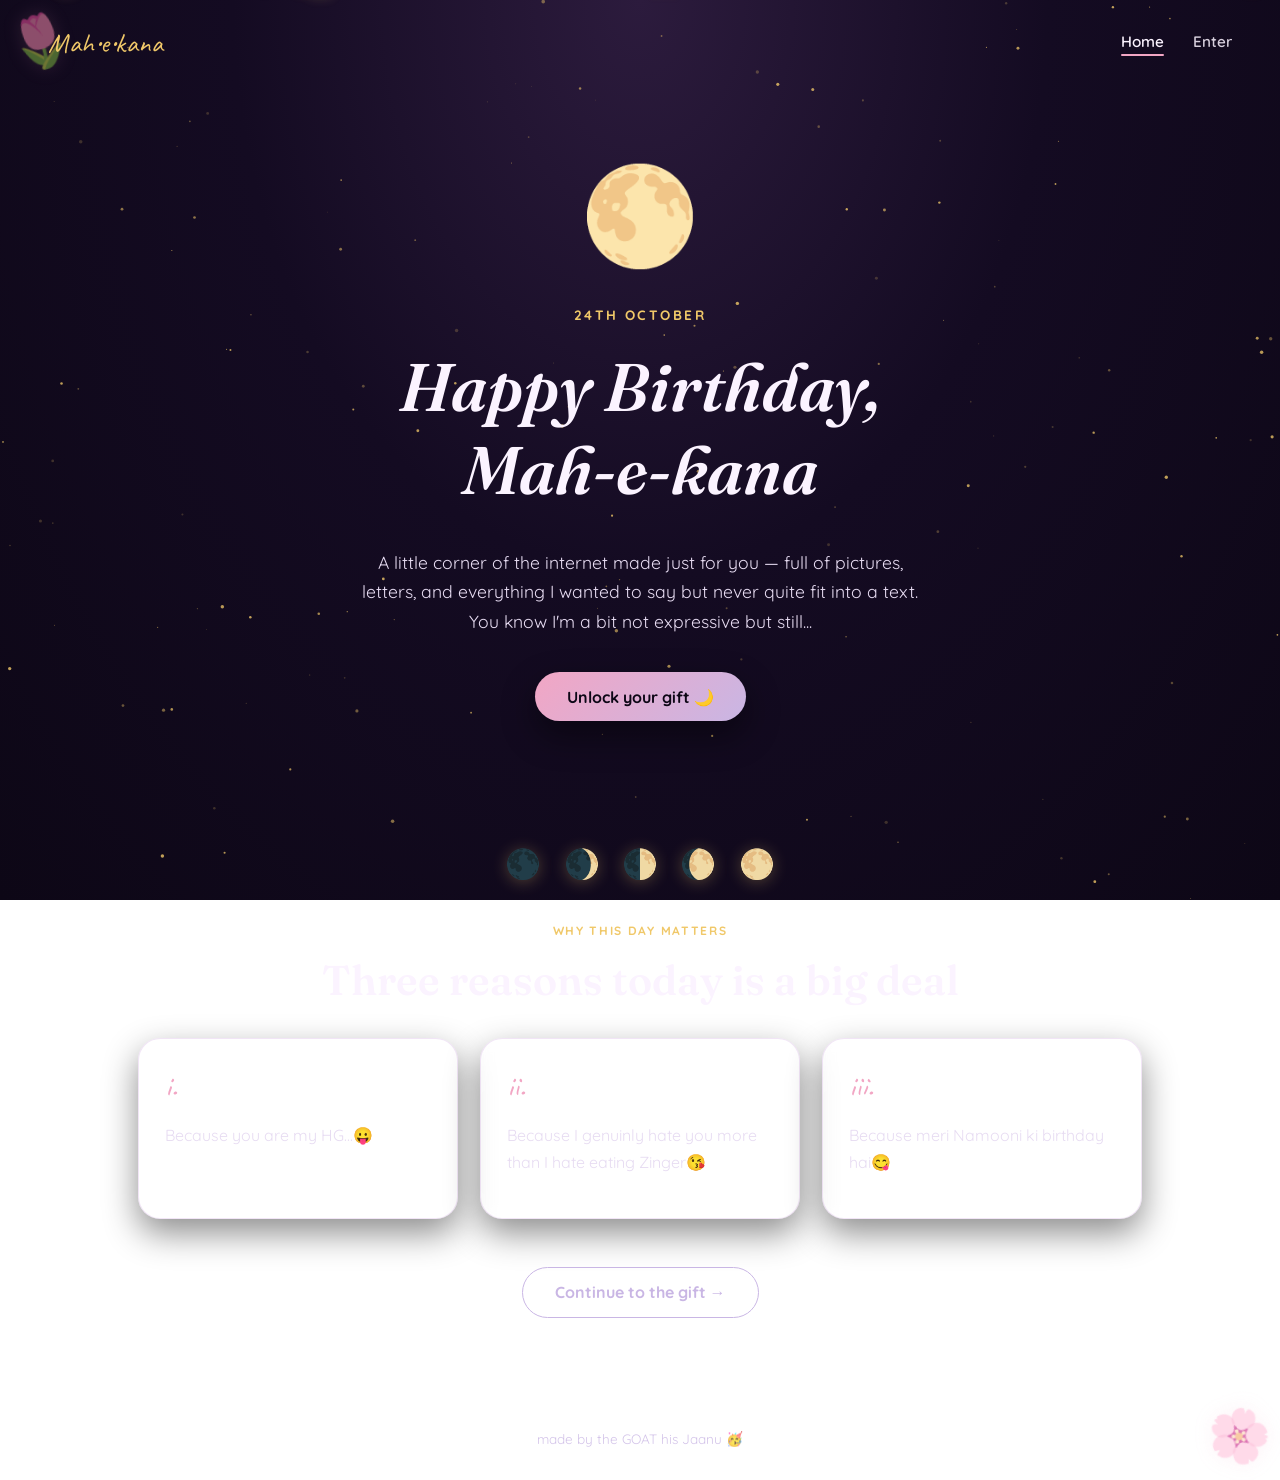
<file: index.html>
<!doctype html>
<html lang="en">
  <head>
    <meta charset="UTF-8" />
    <meta name="viewport" content="width=device-width, initial-scale=1.0, viewport-fit=cover" />
    <title>Happy Birthday, Jan Ki Tukri 🌙</title>
    <link rel="shortcut icon" href="images/gallery/us-2.jpeg" type="image/x-icon">
    <link rel="stylesheet" href="style.css" />
  </head>
  <body>
    <canvas id="stars-canvas"></canvas>
    <div id="petals-layer"></div>

    <div class="page-shell">
      <span class="corner-flower tl" aria-hidden="true">🌷</span>
      <span class="corner-flower br" aria-hidden="true">🌸</span>
      <nav class="nav">
        <a href="index.html" class="nav__brand">Mah•e•kana</a>
        <div class="nav__links">
          <a href="index.html" class="is-active">Home</a>
          <a href="login.html">Enter</a>
        </div>
      </nav>

      <section class="hero container">
        <div class="hero__moon">🌕</div>
        <p class="hero__date">24th October</p>
        <h1>Happy Birthday,<br />Mah-e-kana</h1>
        <p class="hero__sub">
          A little corner of the internet made just for you — full of pictures,
          letters, and everything I wanted to say but never quite fit into a
          text. You know I'm a bit not expressive but still...
        </p>
        <a href="login.html" class="btn btn--primary">Unlock your gift 🌙</a>
      </section>

      <div class="phase-divider" aria-hidden="true">
        <span>🌑</span><span>🌒</span><span>🌓</span><span>🌔</span
        ><span>🌕</span>
      </div>

      <section class="container" style="padding-bottom: 4rem">
        <p
          class="eyebrow center-text"
          style="display: block; margin-bottom: 0.8rem">
          why this day matters
        </p>
        <h2 class="center-text">Three reasons today is a big deal</h2>
        <div class="reasons">
          <div class="reason-card">
            <div class="num">i.</div>
            <p>
              Because you are my HG...😛 
            </p>
          </div>
          <div class="reason-card">
            <div class="num">ii.</div>
            <p>
              Because I genuinly hate you more than I hate eating Zinger😘
            </p>
          </div>
          <div class="reason-card">
            <div class="num">iii.</div>
            <p>
              Because meri Namooni ki birthday hai😋
            </p>
          </div>
        </div>
        <div class="center-text">
          <a href="login.html" class="btn btn--ghost">Continue to the gift →</a>
        </div>
      </section>

      <footer class="site-footer">made by the GOAT his Jaanu 🥳</footer>
    </div>

    <script src="script.js"></script>
  </body>
</html>
</file>
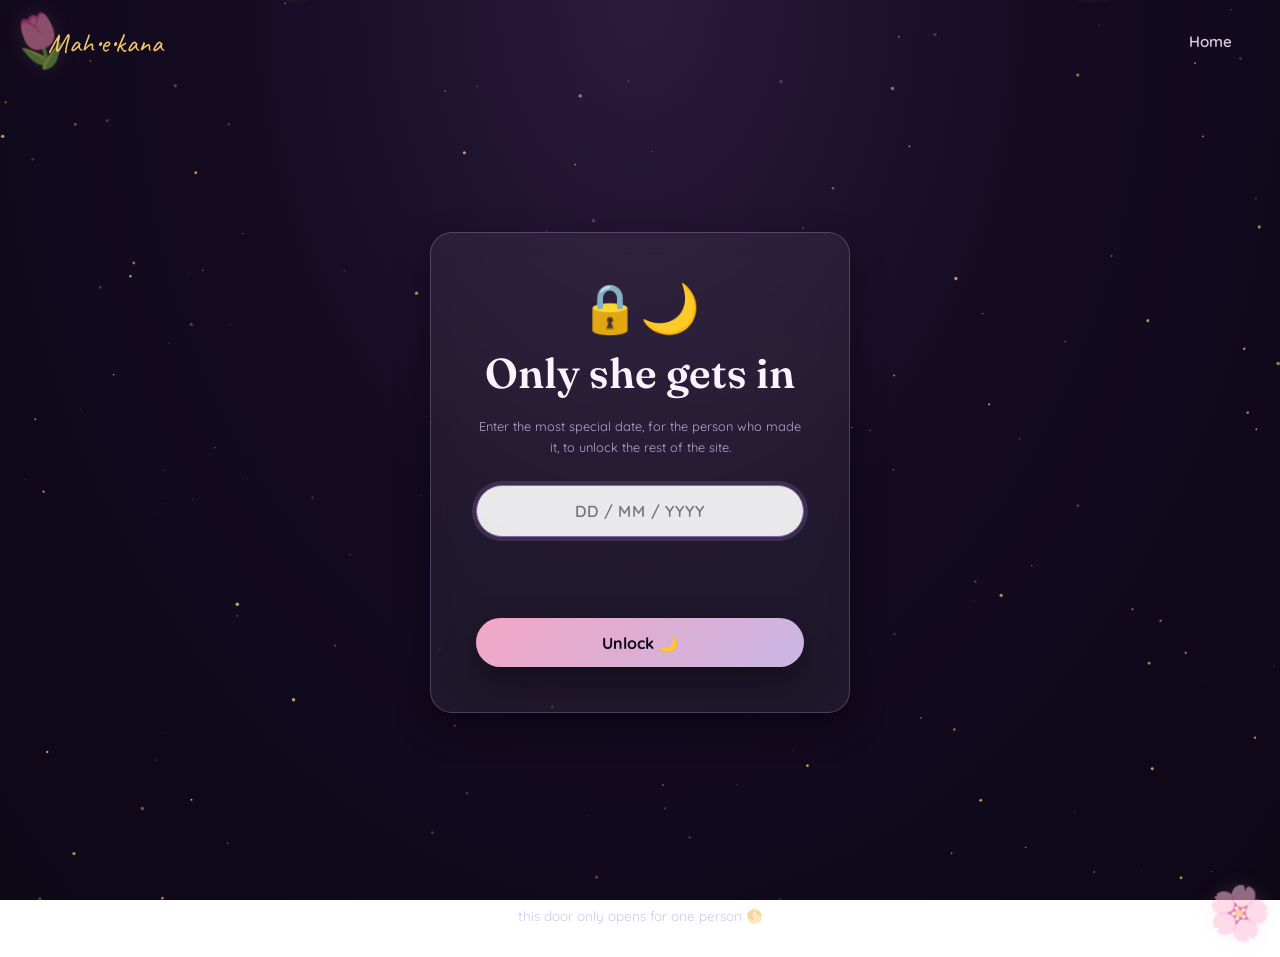
<file: gallery.html>
<!DOCTYPE html>
<html lang="en">
<head>
<meta charset="UTF-8">
<meta name="viewport" content="width=device-width, initial-scale=1.0, viewport-fit=cover">
<title>Gallery — Jaanu's Birthday Site</title>
<link rel="stylesheet" href="style.css">
</head>
<body>

<canvas id="stars-canvas"></canvas>
<div id="petals-layer"></div>

<div class="page-shell">
  <span class="corner-flower tl" aria-hidden="true">🌷</span>
  <span class="corner-flower br" aria-hidden="true">🌸</span>
  <nav class="nav">
    <a href="index.html" class="nav__brand">mah•e•kana</a>
    <div class="nav__links">
      <a href="index.html">Home</a>
      <a href="gallery.html" class="is-active">Gallery</a>
      <a href="letters.html">Letters</a>
      <a href="wish.html">Wish</a>
    </div>
    <button class="nav__lock" id="lock-btn">lock 🔒</button>
  </nav>

  <section class="container" style="padding-top: 1.5rem;">
    <p class="eyebrow center-text" style="display:block;">a little archive</p>
    <h1 class="center-text">Our gallery</h1>
    <p class="hero__sub center-text" style="margin-left:auto; margin-right:auto;">
      Every photo worth keeping, sorted into their own little sections. Tap any picture to see it up close.
    </p>

    <div class="flower-divider" aria-hidden="true">
      <span>🙄</span><span>🤷‍♂️</span><span>💃</span><span>😕</span
          ><span>🥱</span>
    </div>

    <div id="gallery-sections"></div>
  </section>

  <footer class="site-footer">How the fuck i did all this for you😭😭</footer>
</div>

<div class="lightbox" id="lightbox">
  <button class="close-btn" id="lightbox-close" aria-label="Close">&times;</button>
  <img id="lightbox-img" src="" alt="">
  <p class="lb-caption" id="lightbox-caption"></p>
</div>

<script src="script.js"></script>
<script>requireUnlock();</script>
<script>
  document.getElementById('lock-btn').addEventListener('click', lockAndGoHome);
</script>
</body>
</html>
</file>
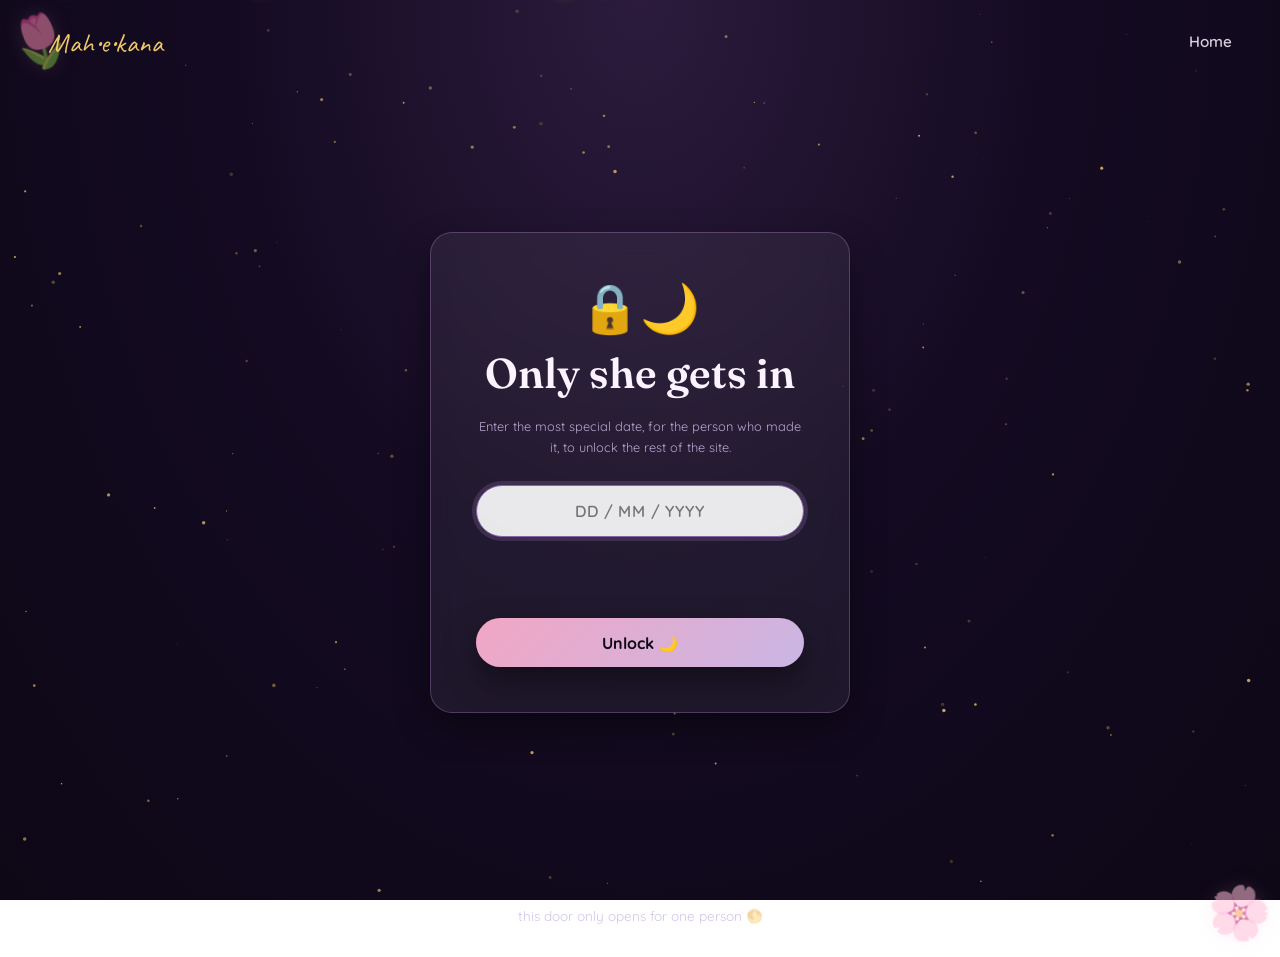
<file: letters.html>
<!doctype html>
<html lang="en">
  <head>
    <meta charset="UTF-8" />
    <meta name="viewport" content="width=device-width, initial-scale=1.0, viewport-fit=cover" />
    <title>Letters — Mah-e-kana's Birthday Site</title>
    <link rel="stylesheet" href="style.css" />
  </head>
  <body>
    <canvas id="stars-canvas"></canvas>
    <div id="petals-layer"></div>

    <div class="page-shell">
      <span class="corner-flower tl" aria-hidden="true">🌷</span>
      <span class="corner-flower br" aria-hidden="true">🌸</span>
      <nav class="nav">
        <a href="index.html" class="nav__brand">mah•e•kana</a>
        <div class="nav__links">
          <a href="index.html">Home</a>
          <a href="gallery.html">Gallery</a>
          <a href="letters.html" class="is-active">Letters</a>
          <a href="wish.html">Wish</a>
        </div>
        <button class="nav__lock" id="lock-btn">lock 🔒</button>
      </nav>

      <section class="container" style="padding-top: 1.5rem">
        <p class="eyebrow center-text" style="display: block">words for you</p>
        <h1 class="center-text">Letters</h1>
        <p
          class="hero__sub center-text"
          style="margin-left: auto; margin-right: auto">
          A few things I wanted to write down instead of just saying out loud.
          Tap an envelope to open it.
        </p>

        <div class="flower-divider" aria-hidden="true">
          <span>🙄</span><span>🤷‍♂️</span><span>💃</span><span>😕</span
          ><span>🥱</span>
        </div>

        <div class="letters-grid" id="letters-grid"></div>
     

      <!-- FASIH SECTION -->
<div class="fasih-letters-section">

   <p class="eyebrow center-text" style="display: block">
    as promised...
  </p>

  <h2 class="center-text">Presenting You What Fasih Is!</h2>

  <p
    class="hero__sub center-text"
    style="margin-left: auto; margin-right: auto">
       Because He's not how he looks like. 😭
  </p>

  <div class="letters-grid" id="fasih-letters-grid"></div>
</div>

   </section>

      <footer class="site-footer">
        You're literally the GOAT!! Itni efforts to mene Ashal k liye kabhi nahi
        lin😭😭
      </footer>
    </div>

    <div class="letter-modal" id="letter-modal">
      <div class="letter-paper">
        <span class="paper-flower" id="letter-modal-seal" aria-hidden="true"
          >🌸</span
        >
        <button class="close-btn" id="letter-modal-close" aria-label="Close">
          &times;
        </button>
        <h3 id="letter-modal-title"></h3>
        <p id="letter-modal-body"></p>
        <p class="signoff" id="letter-modal-signoff"></p>
      </div>
    </div>

    <script src="script.js"></script>
    <script>
      requireUnlock();
    </script>
    <script>
      document
        .getElementById("lock-btn")
        .addEventListener("click", lockAndGoHome);
    </script>
  </body>
</html>
</file>
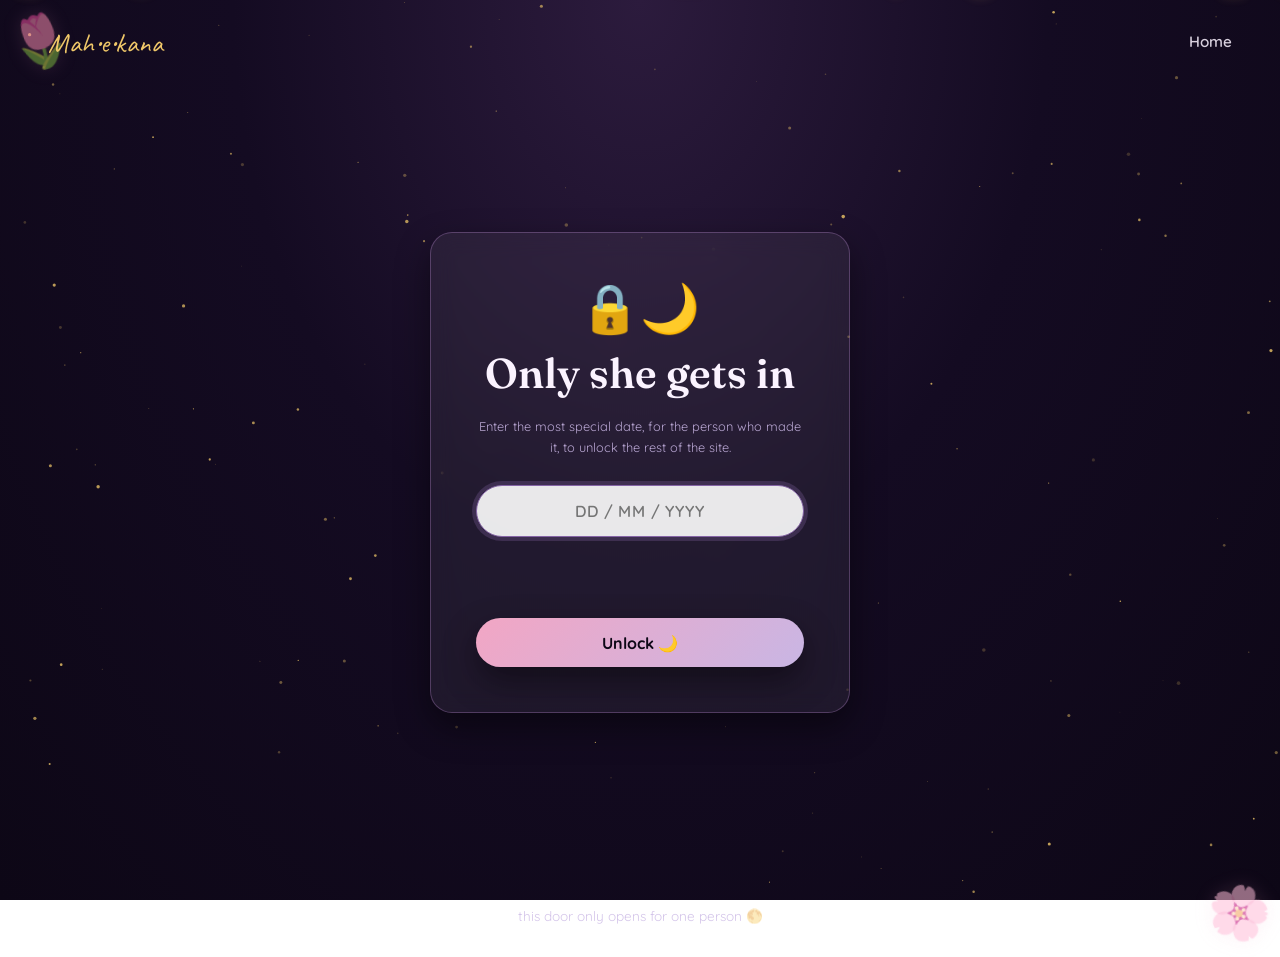
<file: login.html>
<!doctype html>
<html lang="en">
  <head>
    <meta charset="UTF-8" />
    <meta name="viewport" content="width=device-width, initial-scale=1.0, viewport-fit=cover" />
    <title>Enter — Jaanu's Birthday Site</title>
    <link rel="stylesheet" href="style.css" />
  </head>
  <body>
    <canvas id="stars-canvas"></canvas>
    <div id="petals-layer"></div>

    <div class="page-shell">
      <span class="corner-flower tl" aria-hidden="true">🌷</span>
      <span class="corner-flower br" aria-hidden="true">🌸</span>
      <nav class="nav">
        <a href="index.html" class="nav__brand">Mah•e•kana</a>
        <div class="nav__links">
          <a href="index.html">Home</a>
        </div>
      </nav>

      <section class="login-wrap">
        <div class="login-card" id="login-card">
          <div class="hero__moon">🔒🌙</div>
          <h2>Only she gets in</h2>
          <p class="login-hint">
            Enter the most special date, for the person who made it, to unlock the rest of the site.
          </p>

          <form id="login-form" class="login-form" autocomplete="off">
            <input
              type="text"
              inputmode="numeric"
              id="password-input"
              class="login-input"
              placeholder="DD / MM / YYYY"
              aria-label="Enter birthdate as password"
              autofocus />
            <p class="login-error" id="login-error" role="alert"></p>
            <button
              type="submit"
              class="btn btn--primary"
              style="justify-content: center">
              Unlock 🌙
            </button>
          </form>
        </div>
      </section>

      <footer class="site-footer">
        this door only opens for one person 🌕
      </footer>
    </div>

    <div class="unlock-overlay" id="unlock-overlay">
      <div style="text-align: center">
        <div class="moon-big">🌕</div>
        <p>welcome in, mah-e-kana</p>
      </div>
    </div>

    <script src="script.js"></script>
  </body>
</html>
</file>
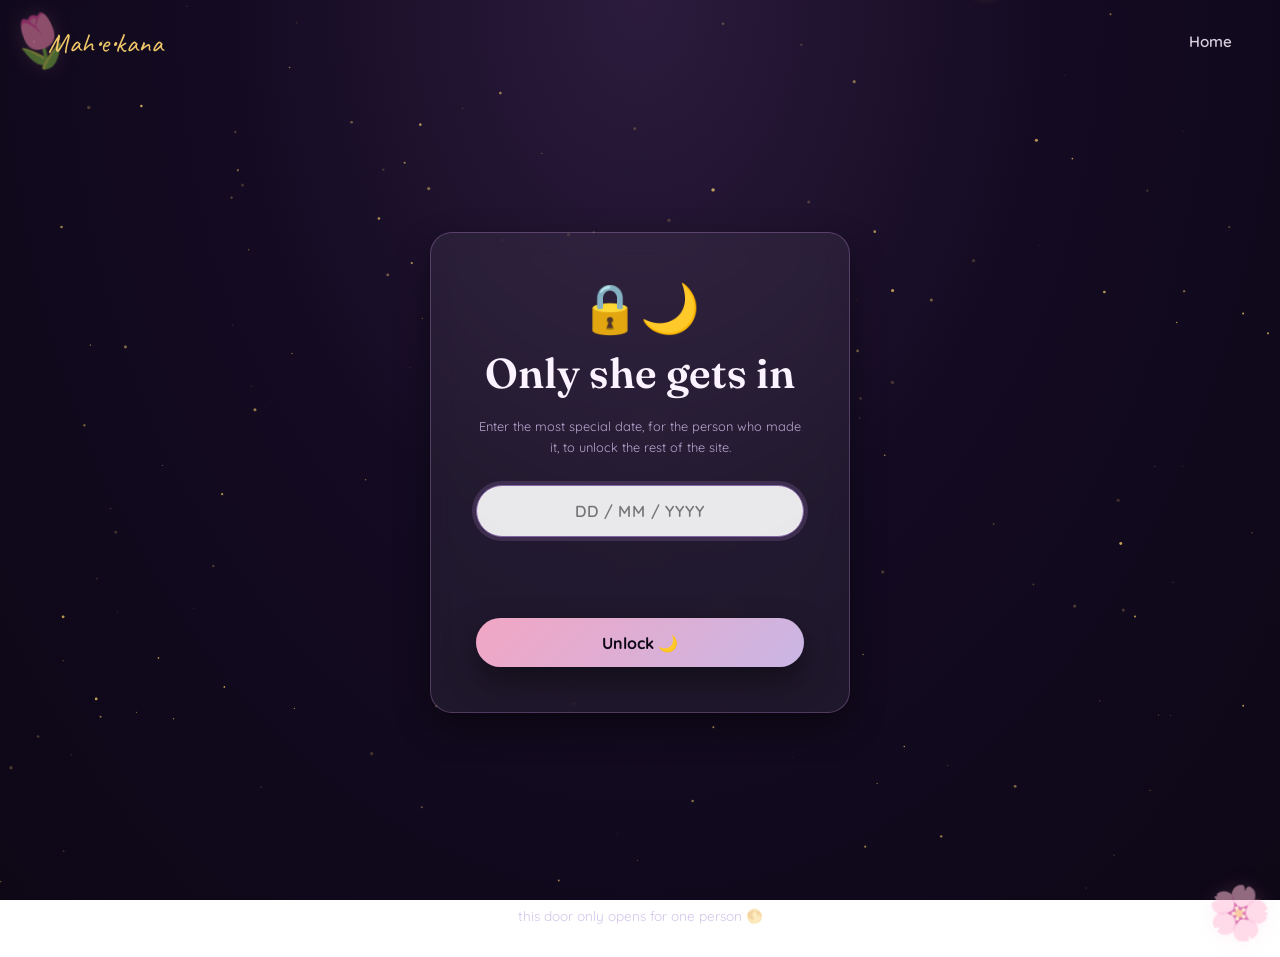
<file: wish.html>
<!doctype html>
<html lang="en">
  <head>
    <meta charset="UTF-8" />
    <meta name="viewport" content="width=device-width, initial-scale=1.0, viewport-fit=cover" />
    <title>Make a wish — Mah-e-kana's Birthday Site</title>
    <link rel="stylesheet" href="style.css" />
  </head>
  <body>
    <canvas id="stars-canvas"></canvas>
    <div id="petals-layer"></div>

    <div class="page-shell">
      <span class="corner-flower tl" aria-hidden="true">🌷</span>
      <span class="corner-flower br" aria-hidden="true">🌸</span>
      <nav class="nav">
        <a href="index.html" class="nav__brand">mah•e•kana</a>
        <div class="nav__links">
          <a href="index.html">home</a>
          <a href="wish.html" class="is-active">Wish</a>
          <a href="gallery.html">gallery</a>
          <a href="letters.html">letters</a>
        </div>
        <button class="nav__lock" id="lock-btn">lock 🔒</button>
      </nav>

      <section class="container" style="padding-top: 1.5rem">
        <p class="eyebrow center-text" style="display: block">one last surprise</p>
        <h1 class="center-text">Make a wish 🎂</h1>
        <p class="hero__sub center-text" style="margin-left: auto; margin-right: auto">
          I can't be there with a real cake rn, so here's a tiny one just for you.
          Wish mango and then blow karo😙
        </p>

        <div class="wish-stage">
          <div class="cake-wrap" id="cake-wrap" role="button" tabindex="0" aria-label="Tap the cake to blow out the candles">
            <svg viewBox="0 0 300 300" xmlns="http://www.w3.org/2000/svg" aria-hidden="true">
              <!-- plate -->
              <ellipse cx="150" cy="270" rx="135" ry="17" fill="#f3e3ff" />
              <ellipse cx="150" cy="266" rx="135" ry="15" fill="#ffffff" opacity="0.9" />

              <!-- bottom tier -->
              <rect x="40" y="158" width="220" height="104" rx="26" fill="#ffc2d9" />
              <path d="M40 178 Q40 158 60 158 H240 Q260 158 260 178 Q238 202 216 178 Q194 202 172 178 Q150 202 128 178 Q106 202 84 178 Q62 202 40 178 Z" fill="#ff9ec4" />
              <!-- sprinkles -->
              <g stroke-linecap="round" stroke-width="4">
                <line x1="62" y1="214" x2="68" y2="208" stroke="#fff3b0" />
                <line x1="78" y1="246" x2="86" y2="246" stroke="#b9e4ff" />
                <line x1="226" y1="212" x2="232" y2="218" stroke="#d6c4ff" />
                <line x1="238" y1="240" x2="244" y2="234" stroke="#fff3b0" />
                <line x1="212" y1="250" x2="220" y2="250" stroke="#b9e4ff" />
                <line x1="104" y1="252" x2="108" y2="246" stroke="#d6c4ff" />
              </g>

              <!-- top tier -->
              <rect x="70" y="100" width="160" height="72" rx="22" fill="#fff4f8" />
              <path d="M70 118 Q70 100 90 100 H210 Q230 100 230 118 Q214 140 198 118 Q182 140 166 118 Q150 140 134 118 Q118 140 102 118 Q86 140 70 118 Z" fill="#ffb3d1" />
              <circle cx="96" cy="150" r="4" fill="#ffd1e6" />
              <circle cx="204" cy="152" r="4" fill="#ffd1e6" />

              <!-- candles -->
              <g>
                <rect x="105" y="62" width="10" height="40" rx="4" fill="#a8d8ff" />
                <rect x="145" y="58" width="10" height="44" rx="4" fill="#ffe27a" />
                <rect x="185" y="62" width="10" height="40" rx="4" fill="#cdb4ff" />
                <g stroke="#ffffff" stroke-width="2.5" opacity="0.7" stroke-linecap="round">
                  <line x1="105" y1="74" x2="115" y2="70" />
                  <line x1="105" y1="88" x2="115" y2="84" />
                  <line x1="145" y1="70" x2="155" y2="66" />
                  <line x1="145" y1="84" x2="155" y2="80" />
                  <line x1="185" y1="74" x2="195" y2="70" />
                  <line x1="185" y1="88" x2="195" y2="84" />
                </g>
              </g>

              <!-- flames -->
              <g class="flame" style="animation-delay: 0s">
                <path d="M110 60 C101 48 107 40 110 30 C113 40 119 48 110 60 Z" fill="#ffc94d" />
                <path d="M110 58 C106 51 109 46 110 42 C111 46 114 51 110 58 Z" fill="#fff6c2" />
              </g>
              <g class="flame" style="animation-delay: 0.15s">
                <path d="M150 56 C141 44 147 36 150 26 C153 36 159 44 150 56 Z" fill="#ffc94d" />
                <path d="M150 54 C146 47 149 42 150 38 C151 42 154 47 150 54 Z" fill="#fff6c2" />
              </g>
              <g class="flame" style="animation-delay: 0.3s">
                <path d="M190 60 C181 48 187 40 190 30 C193 40 199 48 190 60 Z" fill="#ffc94d" />
                <path d="M190 58 C186 51 189 46 190 42 C191 46 194 51 190 58 Z" fill="#fff6c2" />
              </g>

              <!-- smoke puffs (shown when blown out) -->
              <g class="smoke" fill="#ffffff" opacity="0.8">
                <circle cx="110" cy="48" r="6" />
                <circle cx="150" cy="44" r="7" />
                <circle cx="190" cy="48" r="6" />
              </g>

              <!-- face -->
              <g class="cake-face-blink">
                <ellipse cx="112" cy="222" rx="6" ry="8" fill="#4a2e5c" />
                <ellipse cx="188" cy="222" rx="6" ry="8" fill="#4a2e5c" />
                <circle cx="114" cy="219" r="2.3" fill="#fff" />
                <circle cx="190" cy="219" r="2.3" fill="#fff" />
              </g>
              <ellipse cx="94" cy="237" rx="13" ry="7" fill="#ff6f9f" opacity="0.5" />
              <ellipse cx="206" cy="237" rx="13" ry="7" fill="#ff6f9f" opacity="0.5" />
              <path class="mouth-smile" d="M138 232 Q150 247 162 232" fill="none" stroke="#4a2e5c" stroke-width="3.5" stroke-linecap="round" />
              <g class="mouth-open">
                <ellipse cx="150" cy="238" rx="8" ry="9" fill="#a62b5e" />
                <ellipse cx="150" cy="243" rx="5" ry="3.5" fill="#ff8fb5" />
              </g>
            </svg>
          </div>

          <p class="wish-msg" id="wish-msg" aria-live="polite">make a wish, then tap the cake 🕯️</p>

          <div class="wish-actions">
            <button class="btn btn--primary" id="blow-btn" type="button">Blow the candles 💨</button>
            <button class="btn btn--cute" id="relight-btn" type="button" hidden>Light them again 🕯️</button>
          </div>
        </div>

        <div class="flower-divider" aria-hidden="true">
          <span>🌸</span><span>🎀</span><span>🧁</span><span>🎀</span><span>🌸</span>
        </div>

        <div class="jar-section">
          <p class="eyebrow center-text" style="display: block; margin-bottom: 0.4rem">a box of tiny wishes</p>
          <h2 class="center-text">Tap the box 💌</h2>
          <button class="jar-btn" id="jar-btn" type="button" aria-label="Pull a wish out of the jar">📦</button>
          <div class="note-card" id="note-card" aria-live="polite">shake the box to get a little note for you ✨</div>
          <p class="note-count" id="note-count">notes opened: 0 💌</p>
        </div>

        <!-- ONE LAST THING: button that opens the final scene below -->
        <div class="final-surprise">
          <p class="eyebrow" style="display: block; margin-bottom: 0.9rem">when you're ready</p>
          <button class="btn btn--primary final-btn" id="final-btn" type="button">
            One last thing, my girl… ❤️
          </button>
        </div>
      </section>

      <footer class="site-footer">Happy birthday, Chanda. I hope today feels like everything you wanted to have today</footer>
    </div>

    <!-- =====================================================
         ONE LAST THING — the final scene (hidden until the button is clicked)
         Edit the letter text below directly. Each <p> is one paragraph.
         ===================================================== -->
    <div class="last-scene" id="last-scene" role="dialog" aria-modal="true"
         aria-labelledby="last-title" aria-hidden="true" tabindex="-1">
      <div class="last-sky" id="last-sky" aria-hidden="true"></div>
      <div class="last-petals" id="last-petals" aria-hidden="true"></div>

      <button class="last-close" id="last-close" type="button">back to the site 🌙</button>

      <div class="last-content">
        <div class="last-moon reveal" aria-hidden="true">🌕</div>
        <p class="eyebrow reveal" style="display: block">one last thing</p>
        <h2 class="last-title reveal" id="last-title">For the days you forget how loved you are.</h2>

       <article class="last-letter" id="last-letter"></article>

        <!-- VOICE NOTE PLAYER -->
        <div class="voice-card reveal" id="voice-card">
          <p class="voice-card__title">There's something I want you to hear in my voice.</p>

          <!--
            ★ YOUR VOICE RECORDING GOES HERE ★
            Save your recording inside the "audio" folder as:
                audio/my-voice.mp3        (or audio/my-voice.m4a)
            No autoplay: she has to press play herself.
          -->
          <audio id="voice-audio" preload="metadata">
            <source src="audio/my-voice.mp3" type="audio/mpeg" />
            <source src="audio/my-voice.m4a" type="audio/mp4" />
          </audio>

          <div class="voice-player">
            <button class="voice-btn" id="voice-btn" type="button" aria-label="Play or pause my voice message">
              <svg class="icon-play" viewBox="0 0 24 24" aria-hidden="true"><path d="M7 4.5v15a1 1 0 0 0 1.5.86l12-7.5a1 1 0 0 0 0-1.72l-12-7.5A1 1 0 0 0 7 4.5z" /></svg>
              <svg class="icon-pause" viewBox="0 0 24 24" aria-hidden="true"><rect x="5.5" y="4" width="4.5" height="16" rx="1.5" /><rect x="14" y="4" width="4.5" height="16" rx="1.5" /></svg>
            </button>

            <div class="voice-track">
              <input class="voice-seek" id="voice-seek" type="range" min="0" max="100" step="0.1" value="0" aria-label="Move through the voice message" />
              <div class="voice-time">
                <span id="voice-current">0:00</span>
                <span id="voice-duration">0:00</span>
              </div>
            </div>
          </div>

          <p class="voice-note" id="voice-note" hidden>my voice is on its way… check back soon 🌙</p>
        </div>

        <p class="last-ending reveal">
          Whenever you need a little reminder of how special you are, come back here.
          This little corner of the universe will always hold these words for you.
          <span class="last-heart">❤️</span>
        </p>
      </div>
    </div>

    <script src="script.js"></script>
    <script>
      requireUnlock();
    </script>
    <script>
      document.getElementById("lock-btn").addEventListener("click", lockAndGoHome);
      document.getElementById("cake-wrap").addEventListener("keydown", function (e) {
        if (e.key === "Enter" || e.key === " ") {
          e.preventDefault();
          this.click();
        }
      });
    </script>
  </body>
</html>
</file>
<file: style.css>
@import url("https://fonts.googleapis.com/css2?family=Fraunces:ital,opsz,wght@0,9..144,400;0,9..144,600;1,9..144,500;1,9..144,600&family=Quicksand:wght@400;500;600;700&family=Caveat:wght@500;600;700&display=swap");

:root {
  --night: #140b22;
  --night-deep: #0d0716;
  --plum: #2c1b3d;
  --plum-light: #4a2e5c;
  --violet: #8564a6;
  --lilac: #c9b6e4;
  --blush: #f2a6c4;
  --rose: #e88aae;
  --gold: #f0c869;
  --starlight: #fbf3ff;
  --paper: #fffbf4;

  --font-display: "Fraunces", serif;
  --font-body: "Quicksand", sans-serif;
  --font-script: "Caveat", cursive;

  --radius-soft: 22px;
  --radius-pill: 999px;

  --shadow-soft: 0 14px 34px rgba(0, 0, 0, 0.45);
  --shadow-glow: 0 0 30px rgba(240, 200, 105, 0.18);
}

*,
*::before,
*::after {
  box-sizing: border-box;
}
html {
  scroll-behavior: smooth;
}

body {
  margin: 0;
  font-family: var(--font-body);
  background: radial-gradient(
    ellipse at top,
    var(--plum) 0%,
    var(--night) 45%,
    var(--night-deep) 100%
  );
  background-attachment: fixed;
  color: var(--starlight);
  min-height: 100vh;
  min-height: 100dvh;
  overflow-x: hidden;
  -webkit-text-size-adjust: 100%;
  -webkit-tap-highlight-color: transparent;
}
img {
  max-width: 100%;
}

/* -------------------- starry canvas -------------------- */
#stars-canvas {
  position: fixed;
  inset: 0;
  width: 100%;
  height: 100%;
  z-index: 0;
  pointer-events: none;
}

/* -------------------- floating petals / cute bits -------------------- */
#petals-layer {
  position: fixed;
  inset: 0;
  z-index: 1;
  pointer-events: none;
  overflow: hidden;
}
.petal {
  position: absolute;
  top: -40px;
  font-size: 1.4rem;
  opacity: 0.8;
  animation: fall linear infinite;
  filter: drop-shadow(0 0 6px rgba(240, 200, 105, 0.25));
}
@keyframes fall {
  0% {
    transform: translateY(-5vh) translateX(0) rotate(0deg);
    opacity: 0;
  }
  10% {
    opacity: 0.85;
  }
  90% {
    opacity: 0.85;
  }
  100% {
    transform: translateY(105vh) translateX(var(--drift, 40px)) rotate(320deg);
    opacity: 0;
  }
}

.page-shell {
  position: relative;
  z-index: 2;
}

/* -------------------- typography -------------------- */
h1,
h2,
h3 {
  font-family: var(--font-display);
  color: var(--starlight);
  margin: 0 0 0.4em;
  font-weight: 600;
}
h1 {
  font-size: clamp(2.4rem, 6vw, 4.2rem);
  font-style: italic;
}
h2 {
  font-size: clamp(1.8rem, 4vw, 2.6rem);
}
p {
  line-height: 1.7;
  color: #e7dcf2;
}

.eyebrow {
  display: inline-flex;
  align-items: center;
  gap: 0.5em;
  font-family: var(--font-body);
  font-weight: 700;
  letter-spacing: 0.14em;
  text-transform: uppercase;
  font-size: 0.75rem;
  color: var(--gold);
}

/* -------------------- flower / moon dividers -------------------- */
.phase-divider,
.flower-divider {
  display: flex;
  align-items: center;
  justify-content: center;
  gap: clamp(0.6rem, 2vw, 1.4rem);
  font-size: clamp(1.2rem, 3vw, 1.8rem);
  margin: 2.5rem 0;
  opacity: 0.95;
}
.phase-divider span,
.flower-divider span {
  filter: drop-shadow(0 2px 8px rgba(240, 200, 105, 0.3));
  animation: float 6s ease-in-out infinite;
}
.phase-divider span:nth-child(2),
.flower-divider span:nth-child(2) {
  animation-delay: 0.4s;
}
.phase-divider span:nth-child(3),
.flower-divider span:nth-child(3) {
  animation-delay: 0.8s;
}
.phase-divider span:nth-child(4),
.flower-divider span:nth-child(4) {
  animation-delay: 1.2s;
}
.phase-divider span:nth-child(5),
.flower-divider span:nth-child(5) {
  animation-delay: 1.6s;
}

@keyframes float {
  0%,
  100% {
    transform: translateY(0);
  }
  50% {
    transform: translateY(-8px);
  }
}

/* corner flower decorations */
.corner-flower {
  position: absolute;
  font-size: clamp(2rem, 5vw, 3.2rem);
  opacity: 0.55;
  filter: drop-shadow(0 0 10px rgba(240, 166, 196, 0.25));
  pointer-events: none;
  z-index: 1;
}
.corner-flower.tl {
  top: 0.5rem;
  left: 0.5rem;
  transform: rotate(-15deg);
}
.corner-flower.br {
  bottom: 0.5rem;
  right: 0.5rem;
  transform: rotate(160deg);
}

/* -------------------- nav -------------------- */
.nav {
  display: flex;
  align-items: center;
  justify-content: space-between;
  padding: 1.6rem clamp(1.2rem, 5vw, 3rem);
  position: relative;
  z-index: 5;
}
.nav__brand {
  font-family: var(--font-script);
  font-size: 1.7rem;
  color: var(--gold);
  text-decoration: none;
  letter-spacing: 0.02em;
}
.nav__links {
  display: flex;
  gap: 1.8rem;
  align-items: center;
}
.nav__links a {
  text-decoration: none;
  color: var(--starlight);
  font-weight: 600;
  font-size: 0.95rem;
  position: relative;
  padding-bottom: 3px;
  opacity: 0.85;
}
.nav__links a.is-active,
.nav__links a:hover {
  opacity: 1;
}
.nav__links a.is-active::after,
.nav__links a:hover::after {
  content: "";
  position: absolute;
  left: 0;
  right: 0;
  bottom: -2px;
  height: 2px;
  background: var(--blush);
  border-radius: 2px;
}
.nav__lock {
  background: transparent;
  border: 1.5px solid var(--violet);
  color: var(--lilac);
  padding: 0.4em 1em;
  border-radius: var(--radius-pill);
  font-family: var(--font-body);
  font-weight: 700;
  font-size: 0.85rem;
  cursor: pointer;
  transition: all 0.2s ease;
}
.nav__lock:hover {
  background: var(--violet);
  color: #fff;
}

/* -------------------- buttons -------------------- */
.btn {
  display: inline-flex;
  align-items: center;
  gap: 0.6em;
  padding: 0.9em 2em;
  border-radius: var(--radius-pill);
  font-family: var(--font-body);
  font-weight: 700;
  font-size: 1rem;
  text-decoration: none;
  border: none;
  cursor: pointer;
  transition:
    transform 0.25s ease,
    box-shadow 0.25s ease;
  box-shadow: var(--shadow-soft);
  position: relative;
}
.btn:hover {
  transform: translateY(-3px);
}
.btn:active {
  transform: translateY(-1px);
}
.btn--primary {
  background: linear-gradient(135deg, var(--blush), var(--lilac));
  color: var(--night-deep);
}
.btn--ghost {
  background: transparent;
  border: 1.5px solid var(--lilac);
  color: var(--lilac);
  box-shadow: none;
}

/* -------------------- footer -------------------- */
.site-footer {
  text-align: center;
  padding: 3rem 1rem 2rem;
  font-size: 0.85rem;
  color: var(--lilac);
  opacity: 0.8;
}

/* -------------------- utility -------------------- */
.container {
  max-width: 1100px;
  margin: 0 auto;
  padding: 0 clamp(1.2rem, 5vw, 3rem);
  position: relative;
}
.center-text {
  text-align: center;
}

@media (prefers-reduced-motion: reduce) {
  *,
  *::before,
  *::after {
    animation-duration: 0.001ms !important;
    animation-iteration-count: 1 !important;
    transition-duration: 0.001ms !important;
    scroll-behavior: auto !important;
  }
}

/* -------------------- HOME PAGE -------------------- */
.hero {
  min-height: 80vh;
  display: flex;
  flex-direction: column;
  align-items: center;
  justify-content: center;
  text-align: center;
  padding: 2rem 1.2rem 3rem;
  position: relative;
}
.hero__moon {
  font-size: clamp(3.5rem, 10vw, 6rem);
  margin-bottom: 1rem;
  animation: glow 4s ease-in-out infinite;
}
@keyframes glow {
  0%,
  100% {
    filter: drop-shadow(0 0 10px rgba(240, 200, 105, 0.35));
  }
  50% {
    filter: drop-shadow(0 0 26px rgba(240, 200, 105, 0.8));
  }
}
.hero__date {
  font-family: var(--font-body);
  font-weight: 700;
  letter-spacing: 0.18em;
  text-transform: uppercase;
  color: var(--gold);
  font-size: 0.85rem;
  margin-bottom: 1.2rem;
}
.hero__sub {
  max-width: 560px;
  margin: 0.6rem auto 2.2rem;
  font-size: 1.1rem;
}
.reasons {
  display: grid;
  grid-template-columns: repeat(auto-fit, minmax(220px, 1fr));
  gap: 1.4rem;
  margin: 2rem 0 3rem;
}
.reason-card {
  background: rgba(255, 255, 255, 0.06);
  border: 1px solid rgba(197, 150, 220, 0.25);
  border-radius: var(--radius-soft);
  padding: 1.6rem;
  backdrop-filter: blur(6px);
  box-shadow: var(--shadow-soft);
  text-align: left;
}
.reason-card .num {
  font-family: var(--font-script);
  font-size: 2rem;
  color: var(--blush);
}

/* -------------------- LOGIN PAGE -------------------- */
.login-wrap {
  min-height: 86vh;
  display: flex;
  align-items: center;
  justify-content: center;
  padding: 2rem 1.2rem;
}
.login-card {
  width: 100%;
  max-width: 420px;
  background: rgba(255, 255, 255, 0.06);
  border: 1px solid rgba(197, 150, 220, 0.3);
  backdrop-filter: blur(12px);
  border-radius: var(--radius-soft);
  padding: clamp(1.8rem, 5vw, 2.8rem);
  box-shadow: var(--shadow-soft);
  text-align: center;
}
.login-card .hero__moon {
  font-size: 3rem;
  margin-bottom: 0.6rem;
}
.login-form {
  margin-top: 1.6rem;
  display: flex;
  flex-direction: column;
  gap: 1rem;
}
.login-input {
  width: 100%;
  padding: 0.95em 1.2em;
  border-radius: var(--radius-pill);
  border: 1.5px solid rgba(197, 150, 220, 0.4);
  background: rgba(255, 255, 255, 0.9);
  font-family: var(--font-body);
  font-weight: 600;
  font-size: 1rem;
  color: var(--night-deep);
  text-align: center;
  letter-spacing: 0.05em;
  outline: none;
  transition:
    border-color 0.2s ease,
    box-shadow 0.2s ease;
}
.login-input:focus {
  border-color: var(--violet);
  box-shadow: 0 0 0 4px rgba(133, 100, 166, 0.28);
}
.login-hint {
  font-size: 0.8rem;
  color: var(--lilac);
  opacity: 0.9;
}
.login-error {
  font-size: 0.9rem;
  font-weight: 700;
  color: var(--rose);
  min-height: 1.4em;
}
.login-card.is-shaking {
  animation: shake 0.45s ease;
}
@keyframes shake {
  10%,
  90% {
    transform: translateX(-3px);
  }
  20%,
  80% {
    transform: translateX(6px);
  }
  30%,
  50%,
  70% {
    transform: translateX(-10px);
  }
  40%,
  60% {
    transform: translateX(10px);
  }
}
.unlock-overlay {
  position: fixed;
  inset: 0;
  z-index: 50;
  display: flex;
  align-items: center;
  justify-content: center;
  background: radial-gradient(
    circle at center,
    var(--violet),
    var(--night-deep)
  );
  opacity: 0;
  pointer-events: none;
  transition: opacity 0.5s ease;
}
.unlock-overlay.is-active {
  opacity: 1;
  pointer-events: all;
}
.unlock-overlay .moon-big {
  font-size: 5rem;
  animation: pulse 1s ease-in-out infinite;
}
@keyframes pulse {
  0%,
  100% {
    transform: scale(1);
  }
  50% {
    transform: scale(1.15);
  }
}
.unlock-overlay p {
  color: #fff;
  font-family: var(--font-script);
  font-size: 2rem;
  margin-top: 1rem;
}

/* -------------------- GALLERY PAGE -------------------- */
.gallery-section {
  margin-bottom: 3.5rem;
}
.gallery-section-head {
  margin-bottom: 1.2rem;
}
.gallery-section-head h2 {
  margin-bottom: 0.2rem;
}
.gallery-section-head p {
  margin: 0;
  opacity: 0.8;
  font-size: 0.95rem;
}

.gallery-grid {
  display: grid;
  grid-template-columns: repeat(auto-fill, minmax(200px, 1fr));
  gap: 1.1rem;
}
.gallery-item {
  position: relative;
  border-radius: var(--radius-soft);
  overflow: hidden;
  aspect-ratio: 4 / 5;
  background: linear-gradient(135deg, var(--plum-light), var(--rose));
  box-shadow: var(--shadow-soft);
  cursor: pointer;
  transition: transform 0.3s ease;
}
.gallery-item:hover {
  transform: translateY(-6px) rotate(-1deg);
}
.gallery-item img {
  width: 100%;
  height: 100%;
  object-fit: cover;
  display: block;
}
.gallery-item .caption {
  position: absolute;
  left: 0;
  right: 0;
  bottom: 0;
  padding: 0.8em 1em;
  background: linear-gradient(to top, rgba(13, 7, 22, 0.85), transparent);
  color: #fff;
  font-size: 0.85rem;
  font-weight: 600;
  opacity: 0;
  transform: translateY(8px);
  transition: all 0.25s ease;
}
.gallery-item:hover .caption {
  opacity: 1;
  transform: translateY(0);
}
.gallery-item.is-placeholder {
  display: flex;
  align-items: center;
  justify-content: center;
  flex-direction: column;
  gap: 0.5rem;
  color: var(--starlight);
  font-weight: 700;
  text-align: center;
  padding: 1rem;
}
.gallery-item.is-placeholder .icon {
  font-size: 1.8rem;
}
.gallery-item.is-placeholder small {
  font-weight: 500;
  opacity: 0.7;
}

.lightbox {
  position: fixed;
  inset: 0;
  z-index: 60;
  display: flex;
  align-items: center;
  justify-content: center;
  background: rgba(13, 7, 22, 0.94);
  opacity: 0;
  pointer-events: none;
  transition: opacity 0.3s ease;
  padding: 2rem;
}
.lightbox.is-active {
  opacity: 1;
  pointer-events: all;
}
.lightbox img {
  max-width: 90vw;
  max-height: 80vh;
  border-radius: 16px;
  box-shadow: 0 20px 60px rgba(0, 0, 0, 0.6);
}
.lightbox .close-btn {
  position: absolute;
  top: 1.5rem;
  right: 1.8rem;
  background: none;
  border: none;
  color: #fff;
  font-size: 2rem;
  cursor: pointer;
  line-height: 1;
}
.lightbox .lb-caption {
  position: absolute;
  bottom: 2rem;
  color: #fff;
  font-family: var(--font-script);
  font-size: 1.4rem;
}

/* -------------------- LETTERS PAGE -------------------- */
.letters-grid {
  display: grid;
  grid-template-columns: repeat(auto-fill, minmax(260px, 1fr));
  gap: 1.8rem;
  margin: 2.5rem 0 4rem;
}

.envelope {
  position: relative;
  background: linear-gradient(
    160deg,
    rgba(255, 255, 255, 0.08),
    rgba(255, 255, 255, 0.02)
  );
  border: 1px solid rgba(197, 150, 220, 0.35);
  border-radius: var(--radius-soft);
  padding: 1.9rem 1.7rem 1.6rem;
  cursor: pointer;
  box-shadow: var(--shadow-soft);
  transition:
    transform 0.25s ease,
    box-shadow 0.25s ease;
  min-height: 190px;
  display: flex;
  flex-direction: column;
  justify-content: space-between;
  overflow: hidden;
}
.envelope::before {
  content: "";
  position: absolute;
  top: 0;
  left: 0;
  right: 0;
  height: 6px;
  background: linear-gradient(90deg, var(--blush), var(--gold), var(--lilac));
}
.envelope:hover {
  transform: translateY(-6px) scale(1.01);
  box-shadow: var(--shadow-soft), var(--shadow-glow);
}
.envelope .seal {
  display: inline-flex;
  align-items: center;
  justify-content: center;
  font-size: 1.5rem;
  width: 2.6rem;
  height: 2.6rem;
  border-radius: 50%;
  background: radial-gradient(
    circle at 30% 30%,
    var(--rose),
    var(--plum-light)
  );
  box-shadow: 0 4px 14px rgba(232, 138, 174, 0.35);
  margin-bottom: 0.6rem;
}
.envelope h3 {
  font-family: var(--font-script);
  font-size: 1.7rem;
  margin: 0.1rem 0 0.3rem;
  color: var(--gold);
}
.envelope .peek {
  font-size: 0.88rem;
  color: var(--lilac);
  opacity: 0.85;
  margin: 0;
}
.envelope .tap {
  align-self: flex-end;
  font-size: 0.72rem;
  font-weight: 700;
  color: var(--blush);
  text-transform: uppercase;
  letter-spacing: 0.1em;
  margin-top: 1rem;
}

.letter-modal {
  position: fixed;
  inset: 0;
  z-index: 60;
  display: flex;
  align-items: center;
  justify-content: center;
  background: rgba(13, 7, 22, 0.72);
  opacity: 0;
  pointer-events: none;
  transition: opacity 0.3s ease;
  padding: 1.5rem;
}
.letter-modal.is-active {
  opacity: 1;
  pointer-events: all;
}

.letter-paper {
  background:
    radial-gradient(
      circle at 90% 8%,
      rgba(240, 166, 196, 0.12),
      transparent 40%
    ),
    var(--paper);
  max-width: 560px;
  width: 100%;
  max-height: 84vh;
  overflow-y: auto;
  border-radius: 18px;
  padding: clamp(1.8rem, 5vw, 3.2rem);
  box-shadow: 0 30px 70px rgba(0, 0, 0, 0.5);
  position: relative;
  transform: scale(0.92) translateY(20px);
  transition: transform 0.35s ease;
  border: 1px solid rgba(240, 200, 105, 0.35);
}
.letter-modal.is-active .letter-paper {
  transform: scale(1) translateY(0);
}
.letter-paper .paper-flower {
  position: absolute;
  top: -14px;
  left: -14px;
  font-size: 2.4rem;
  transform: rotate(-20deg);
  filter: drop-shadow(0 4px 10px rgba(0, 0, 0, 0.25));
}
.letter-paper h3 {
  font-family: var(--font-script);
  font-size: 2.2rem;
  color: var(--plum-light);
  margin-bottom: 0.4rem;
}
.letter-paper p {
  color: #3b2a47;
  white-space: pre-line;
  font-size: 1.02rem;
}
.letter-paper .close-btn {
  position: absolute;
  top: 1rem;
  right: 1.2rem;
  background: none;
  border: none;
  font-size: 1.6rem;
  cursor: pointer;
  color: var(--violet);
}
.letter-paper .signoff {
  margin-top: 1.2rem;
  font-family: var(--font-script);
  font-size: 1.5rem;
  color: var(--rose);
}


/* =========================================================
   WISH PAGE (cake + wish jar)
   ========================================================= */
.wish-stage {
  display: flex;
  flex-direction: column;
  align-items: center;
  text-align: center;
  padding: 0.5rem 0 1rem;
}
.cake-wrap {
  position: relative;
  width: min(340px, 86vw);
  margin: 1rem auto 0.4rem;
  animation: bob 4s ease-in-out infinite;
}
@keyframes bob {
  0%, 100% { transform: translateY(0); }
  50% { transform: translateY(-6px); }
}
.cake-wrap svg {
  width: 100%;
  height: auto;
  display: block;
  overflow: visible;
  filter: drop-shadow(0 14px 24px rgba(0, 0, 0, 0.45));
}
.flame {
  transform-box: fill-box;
  transform-origin: 50% 100%;
  animation: flicker 0.6s ease-in-out infinite alternate;
  transition: opacity 0.35s ease, transform 0.35s ease;
}
.flame:nth-of-type(2) { animation-delay: 0.15s; }
.flame:nth-of-type(3) { animation-delay: 0.3s; }
@keyframes flicker {
  from { transform: scale(1, 1) rotate(-3deg); }
  to { transform: scale(0.92, 1.1) rotate(3deg); }
}
.cake-wrap.is-out .flame {
  opacity: 0;
  transform: scale(0.2);
  animation: none;
}
.smoke {
  opacity: 0;
}
.cake-wrap.is-out .smoke {
  animation: puff 1.8s ease-out forwards;
}
@keyframes puff {
  0% { opacity: 0.8; transform: translateY(0) scale(0.6); }
  100% { opacity: 0; transform: translateY(-34px) scale(1.5); }
}
.cake-face-blink {
  animation: blink 4.5s infinite;
  transform-box: fill-box;
  transform-origin: center;
}
@keyframes blink {
  0%, 92%, 100% { transform: scaleY(1); }
  95% { transform: scaleY(0.1); }
}
.cake-wrap.is-out .mouth-smile { display: none; }
.mouth-open { display: none; }
.cake-wrap.is-out .mouth-open { display: inline; }

.wish-msg {
  font-family: var(--font-script);
  font-size: clamp(1.5rem, 5vw, 2rem);
  color: var(--gold);
  min-height: 2.6rem;
  margin: 0.6rem 0 1rem;
  padding: 0 0.5rem;
}
.wish-actions {
  display: flex;
  flex-wrap: wrap;
  gap: 0.8rem;
  justify-content: center;
}
.btn--cute {
  background: linear-gradient(135deg, #ffd1e6, #d9c8ff);
  color: #4a2e5c;
  min-height: 48px;
}

.confetti-layer {
  position: fixed;
  inset: 0;
  z-index: 40;
  pointer-events: none;
  overflow: hidden;
}
.confetti-bit {
  position: absolute;
  top: -20px;
  font-size: 1.4rem;
  animation: confetti-fall linear forwards;
}
@keyframes confetti-fall {
  0% { transform: translate3d(0, 0, 0) rotate(0deg); opacity: 1; }
  100% { transform: translate3d(var(--dx, 0), 110vh, 0) rotate(var(--rot, 540deg)); opacity: 0.9; }
}

/* wish jar */
.jar-section {
  margin: 1rem 0 3rem;
  text-align: center;
}
.jar-btn {
  background: none;
  border: none;
  cursor: pointer;
  padding: 0.4rem;
  font-size: clamp(4rem, 18vw, 5.5rem);
  line-height: 1;
  filter: drop-shadow(0 8px 18px rgba(240, 166, 196, 0.35));
  transition: transform 0.2s ease;
  min-width: 48px;
  min-height: 48px;
}
.jar-btn:active { transform: scale(0.92) rotate(-6deg); }
.jar-btn.is-shaking { animation: jar-shake 0.5s ease; }
@keyframes jar-shake {
  0%, 100% { transform: rotate(0); }
  20% { transform: rotate(-12deg); }
  40% { transform: rotate(10deg); }
  60% { transform: rotate(-8deg); }
  80% { transform: rotate(6deg); }
}
.note-card {
  max-width: 420px;
  margin: 1rem auto 0;
  padding: 1.4rem 1.5rem;
  background: var(--paper);
  color: #3b2a47;
  border-radius: 18px;
  border: 1px dashed var(--rose);
  box-shadow: var(--shadow-soft);
  font-family: var(--font-script);
  font-size: clamp(1.4rem, 4.6vw, 1.75rem);
  line-height: 1.35;
  transform: rotate(-1.5deg);
  min-height: 5.5rem;
  display: flex;
  align-items: center;
  justify-content: center;
}
.note-card.is-new { animation: pop 0.45s cubic-bezier(0.3, 1.6, 0.5, 1); }
@keyframes pop {
  0% { transform: scale(0.6) rotate(-8deg); opacity: 0; }
  100% { transform: scale(1) rotate(-1.5deg); opacity: 1; }
}
.note-count {
  margin-top: 0.7rem;
  font-size: 0.8rem;
  color: var(--lilac);
  opacity: 0.8;
}

/* =========================================================
   ONE LAST THING — final surprise scene (wish.html)
   Uses the same colours, fonts and keyframes (glow, pulse, fall)
   as the rest of the site.
   ========================================================= */

/* the button at the bottom of the wish page */
.final-surprise {
  text-align: center;
  margin: 1rem 0 3rem;
}
.final-btn {
  font-family: var(--font-script);
  font-size: 1.6rem;
  padding: 0.6em 1.6em;
  animation: final-breathe 4s ease-in-out infinite;
}
@keyframes final-breathe {
  0%, 100% { box-shadow: var(--shadow-soft), 0 0 14px rgba(240, 200, 105, 0.15); }
  50% { box-shadow: var(--shadow-soft), 0 0 34px rgba(240, 200, 105, 0.45); }
}

/* the full-screen night scene */
.last-scene {
  position: fixed;
  inset: 0;
  z-index: 70;
  overflow-y: auto;
  overflow-x: hidden;
  -webkit-overflow-scrolling: touch;
  outline: none;
  background:
    radial-gradient(ellipse at 50% -5%, rgba(201, 182, 228, 0.3), transparent 55%),
    radial-gradient(ellipse at 50% 0%, var(--plum) 0%, var(--night) 55%, var(--night-deep) 100%);
  /* closed: invisible and not clickable or tabbable */
  visibility: hidden;
  opacity: 0;
  pointer-events: none;
  transition: opacity 1s ease, visibility 0s linear 1s;
}
.last-scene.is-open {
  visibility: visible;
  opacity: 1;
  pointer-events: all;
  transition: opacity 1s ease, visibility 0s;
}
body.scene-open {
  overflow: hidden; /* page behind doesn't scroll while the scene is open */
}

/* twinkling stars + drifting petals (fixed, so they stay while she scrolls) */
.last-sky,
.last-petals {
  position: fixed;
  inset: 0;
  overflow: hidden;
  pointer-events: none;
}
.last-sky { z-index: 0; }
.last-petals { z-index: 1; }
.last-star {
  position: absolute;
  width: 3px;
  height: 3px;
  border-radius: 50%;
  background: var(--gold);
  box-shadow: 0 0 6px rgba(240, 200, 105, 0.8);
  opacity: 0.2;
  animation: last-twinkle 4s ease-in-out infinite;
}
@keyframes last-twinkle {
  0%, 100% { opacity: 0.15; transform: scale(0.8); }
  50% { opacity: 0.95; transform: scale(1.3); }
}

.last-close {
  position: fixed;
  top: max(1rem, env(safe-area-inset-top));
  right: max(1rem, env(safe-area-inset-right));
  z-index: 5;
  min-height: 44px;
  background: rgba(20, 11, 34, 0.55);
  backdrop-filter: blur(6px);
  border: 1.5px solid var(--violet);
  color: var(--lilac);
  padding: 0.4em 1.1em;
  border-radius: var(--radius-pill);
  font-family: var(--font-body);
  font-weight: 700;
  font-size: 0.85rem;
  cursor: pointer;
  transition: all 0.2s ease;
}
.last-close:hover {
  background: var(--violet);
  color: #fff;
}

.last-content {
  position: relative;
  z-index: 2;
  max-width: 680px;
  margin: 0 auto;
  padding: 4.5rem clamp(1.2rem, 5vw, 2rem) max(4rem, env(safe-area-inset-bottom));
  text-align: center;
}
.last-moon {
  font-size: clamp(3.5rem, 12vw, 5.5rem);
  line-height: 1;
  margin-bottom: 1rem;
  animation: glow 4s ease-in-out infinite; /* same moon glow as the home page */
}
.last-title {
  font-style: italic;
  font-size: clamp(1.9rem, 6vw, 2.8rem);
  line-height: 1.25;
  text-shadow: 0 0 26px rgba(240, 200, 105, 0.25);
  margin-bottom: 0;
}

/* each piece fades up gently, one after another (delays are set in script.js) */
.last-scene .reveal {
  opacity: 0;
  transform: translateY(14px);
}
.last-scene.is-revealed .reveal {
  animation: last-rise 1s ease forwards;
}
@keyframes last-rise {
  to { opacity: 1; transform: none; }
}

/* the letter */
.last-letter {
  text-align: left;
  margin-top: 2rem;
  padding: clamp(1.6rem, 5vw, 2.8rem);
  background: rgba(255, 255, 255, 0.06);
  border: 1px solid rgba(197, 150, 220, 0.3);
  border-radius: var(--radius-soft);
  backdrop-filter: blur(8px);
  box-shadow: var(--shadow-soft), var(--shadow-glow);
}
.last-letter p {
  font-size: clamp(1.02rem, 2.8vw, 1.12rem);
  line-height: 1.9;
  margin: 0 0 1.2em;
  color: #f1e8fa;
}
.last-letter .letter-greeting {
  font-family: var(--font-script);
  font-size: 1.9rem;
  line-height: 1.2;
  color: var(--blush);
}
.last-letter .letter-signoff {
  font-family: var(--font-script);
  font-size: 1.7rem;
  color: var(--gold);
  text-align: right;
  margin: 1.8rem 0 0;
}

/* voice note player */
.voice-card {
  margin-top: 2.2rem;
  padding: clamp(1.4rem, 4vw, 2rem);
  text-align: left;
  background: rgba(255, 255, 255, 0.07);
  border: 1px solid rgba(240, 200, 105, 0.35);
  border-radius: var(--radius-soft);
  backdrop-filter: blur(8px);
  box-shadow: var(--shadow-soft);
}
.voice-card__title {
  font-family: var(--font-script);
  font-size: clamp(1.6rem, 5.4vw, 2.1rem);
  line-height: 1.25;
  color: var(--gold);
  margin: 0 0 1.1rem;
  text-align: center;
}
.voice-player {
  display: flex;
  align-items: center;
  gap: 1rem;
}
.voice-btn {
  flex: none;
  width: 64px;
  height: 64px;
  border-radius: 50%;
  border: none;
  cursor: pointer;
  display: flex;
  align-items: center;
  justify-content: center;
  background: linear-gradient(135deg, var(--blush), var(--lilac));
  color: var(--night-deep);
  box-shadow: var(--shadow-soft);
  transition: transform 0.25s ease;
}
.voice-btn:hover { transform: scale(1.06); }
.voice-btn:focus-visible { outline: 2px solid var(--gold); outline-offset: 4px; }
.voice-btn svg {
  width: 26px;
  height: 26px;
  fill: currentColor;
}
.voice-btn .icon-pause { display: none; }
.voice-card.is-playing .icon-play { display: none; }
.voice-card.is-playing .icon-pause { display: block; }
.voice-card.is-playing .voice-btn { animation: voice-glow 2.4s ease-in-out infinite; }
@keyframes voice-glow {
  0%, 100% { box-shadow: var(--shadow-soft), 0 0 0 0 rgba(242, 166, 196, 0.45); }
  50% { box-shadow: var(--shadow-soft), 0 0 0 14px rgba(242, 166, 196, 0); }
}

.voice-track {
  flex: 1;
  min-width: 0;
}
.voice-seek {
  -webkit-appearance: none;
  appearance: none;
  display: block;
  width: 100%;
  height: 28px; /* easy to tap */
  margin: 0;
  background: transparent;
  cursor: pointer;
  --progress: 0%; /* updated by script.js */
}
.voice-seek::-webkit-slider-runnable-track {
  height: 6px;
  border-radius: 6px;
  background: linear-gradient(to right, var(--blush) var(--progress), rgba(255, 255, 255, 0.18) var(--progress));
}
.voice-seek::-webkit-slider-thumb {
  -webkit-appearance: none;
  width: 16px;
  height: 16px;
  margin-top: -5px;
  border-radius: 50%;
  border: none;
  background: var(--gold);
  box-shadow: 0 0 10px rgba(240, 200, 105, 0.7);
}
.voice-seek::-moz-range-track {
  height: 6px;
  border-radius: 6px;
  background: rgba(255, 255, 255, 0.18);
}
.voice-seek::-moz-range-progress {
  height: 6px;
  border-radius: 6px;
  background: var(--blush);
}
.voice-seek::-moz-range-thumb {
  width: 16px;
  height: 16px;
  border-radius: 50%;
  border: none;
  background: var(--gold);
  box-shadow: 0 0 10px rgba(240, 200, 105, 0.7);
}
.voice-seek:focus-visible { outline: 2px solid var(--lilac); outline-offset: 4px; border-radius: 6px; }
.voice-time {
  display: flex;
  justify-content: space-between;
  font-size: 0.8rem;
  font-weight: 600;
  color: var(--lilac);
}
.voice-note {
  margin: 1rem 0 0;
  text-align: center;
  font-size: 0.9rem;
  color: var(--lilac);
}
/* shown if the audio file hasn't been added yet */
.voice-card.is-unavailable .voice-player {
  opacity: 0.45;
  pointer-events: none;
}

/* the closing message */
.last-ending {
  max-width: 34em;
  margin: 2.6rem auto 0;
  font-family: var(--font-display);
  font-style: italic;
  font-size: clamp(1.2rem, 3.8vw, 1.5rem);
  line-height: 1.7;
  color: var(--starlight);
}
.last-heart {
  display: inline-block;
  animation: pulse 1.6s ease-in-out infinite;
}

@media (max-width: 640px) {
  .last-content { padding-top: 4.2rem; }
  .voice-player { gap: 0.8rem; }
  .voice-btn { width: 58px; height: 58px; }
}

/* =========================================================
   RESPONSIVE — tablets & phones
   ========================================================= */

/* iPhone notch / home-bar safe areas */
@supports (padding: max(0px)) {
  .nav {
    padding-left: max(clamp(1.2rem, 5vw, 3rem), env(safe-area-inset-left));
    padding-right: max(clamp(1.2rem, 5vw, 3rem), env(safe-area-inset-right));
  }
  .site-footer {
    padding-bottom: max(2rem, env(safe-area-inset-bottom));
  }
}

/* Touch screens: no hover, so show captions and kill hover-lift */
@media (hover: none) {
  .gallery-item .caption {
    opacity: 1;
    transform: none;
    font-size: 0.8rem;
  }
  .gallery-item:hover,
  .envelope:hover,
  .btn:hover {
    transform: none;
  }
  body {
    background-attachment: scroll;
  }
}

/* Tablets */
@media (max-width: 900px) {
  .container {
    padding: 0 1.4rem;
  }
  .gallery-grid {
    grid-template-columns: repeat(auto-fill, minmax(170px, 1fr));
    gap: 0.9rem;
  }
  .letters-grid {
    grid-template-columns: repeat(auto-fill, minmax(230px, 1fr));
    gap: 1.3rem;
  }
  .hero {
    min-height: 70vh;
  }
}

/* Phones */
@media (max-width: 640px) {
  /* nav: brand + lock on row 1, links as a pill bar on row 2 */
  .nav {
    flex-wrap: wrap;
    gap: 0.7rem;
    padding: 1rem 1.1rem 0.4rem;
  }
  .nav__brand {
    font-size: 1.5rem;
  }
  .nav:has(.nav__lock) .nav__links {
    order: 3;
    width: 100%;
    justify-content: space-around;
    gap: 0.4rem;
    padding: 0.35rem 0.5rem;
    background: rgba(255, 255, 255, 0.06);
    border: 1px solid rgba(197, 150, 220, 0.22);
    border-radius: var(--radius-pill);
  }
  .nav__links a {
    padding: 0.55rem 0.7rem;
    font-size: 0.92rem;
  }
  .nav__links a.is-active::after,
  .nav__links a:hover::after {
    left: 0.7rem;
    right: 0.7rem;
    bottom: 0.25rem;
  }
  .nav__lock {
    min-height: 40px;
  }

  .corner-flower {
    opacity: 0.35;
  }

  /* home */
  .hero {
    min-height: auto;
    padding: 1.5rem 0.4rem 2rem;
  }
  .hero__sub {
    font-size: 1rem;
    margin-bottom: 1.6rem;
  }
  .btn {
    padding: 0.95em 1.6em;
    min-height: 48px;
    justify-content: center;
  }
  .reasons {
    grid-template-columns: 1fr;
    gap: 1rem;
    margin: 1.4rem 0 2rem;
  }
  .reason-card {
    padding: 1.2rem;
  }
  .phase-divider,
  .flower-divider {
    margin: 1.6rem 0;
  }

  /* login */
  .login-wrap {
    min-height: 70vh;
    min-height: 70dvh;
    padding: 1rem 0.2rem;
  }
  .login-input {
    font-size: 16px; /* stops iOS zoom-on-focus */
    min-height: 50px;
  }

  /* gallery: two neat columns */
  .gallery-section {
    margin-bottom: 2.4rem;
  }
  .gallery-grid {
    grid-template-columns: repeat(2, 1fr);
    gap: 0.7rem;
  }
  .gallery-item {
    border-radius: 16px;
  }
  .gallery-item .caption {
    padding: 1.2em 0.7em 0.6em;
    font-size: 0.72rem;
    line-height: 1.3;
  }
  .lightbox {
    padding: 1rem;
  }
  .lightbox img {
    max-width: 94vw;
    max-height: 72vh;
    max-height: 72dvh;
  }
  .lightbox .close-btn {
    top: max(0.8rem, env(safe-area-inset-top));
    right: 1rem;
    font-size: 2.4rem;
    width: 48px;
    height: 48px;
  }
  .lightbox .lb-caption {
    bottom: max(1.2rem, env(safe-area-inset-bottom));
    font-size: 1.2rem;
    text-align: center;
    padding: 0 1rem;
  }

  /* letters */
  .letters-grid {
    grid-template-columns: 1fr;
    gap: 1.1rem;
    margin: 1.6rem 0 2.5rem;
  }
  .envelope {
    min-height: 150px;
    padding: 1.6rem 1.3rem 1.3rem;
  }
  .letter-modal {
    padding: 0.8rem;
    align-items: flex-end;
  }
  .letter-paper {
    max-height: 88vh;
    max-height: 88dvh;
    padding: 1.8rem 1.3rem 1.5rem;
    border-radius: 22px 22px 14px 14px;
  }
  .letter-paper .paper-flower {
    top: -10px;
    left: -6px;
    font-size: 2rem;
  }
  .letter-paper h3 {
    font-size: 1.9rem;
    padding-right: 2.4rem;
  }
  .letter-paper p {
    font-size: 0.98rem;
  }
  .letter-paper .close-btn {
    top: 0.5rem;
    right: 0.6rem;
    width: 44px;
    height: 44px;
    font-size: 2rem;
  }

  .site-footer {
    padding: 2rem 1.2rem 1.6rem;
  }
}

/* Very small phones */
@media (max-width: 360px) {
  h1 {
    font-size: 2.1rem;
  }
  .nav__links a {
    padding: 0.55rem 0.5rem;
    font-size: 0.85rem;
  }
  .gallery-grid {
    gap: 0.55rem;
  }
}

/* Landscape phones: letters shouldn't get cut off */
@media (max-height: 480px) and (orientation: landscape) {
  .letter-paper {
    max-height: 92vh;
    max-height: 92dvh;
  }
  .lightbox img {
    max-height: 70vh;
  }
  .login-wrap,
  .hero {
    min-height: auto;
  }
}

[hidden] {
  display: none !important;
}
</file>
